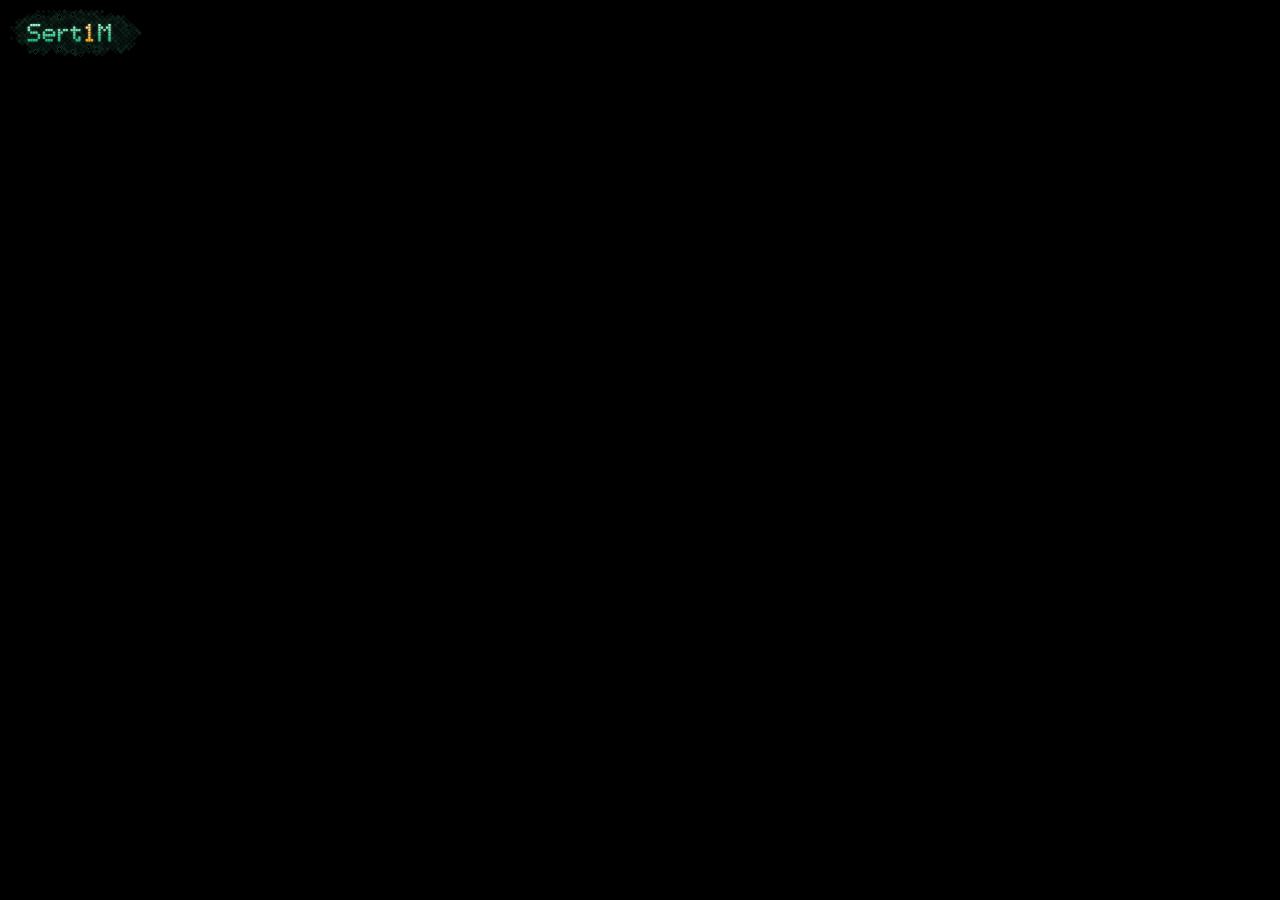
<file: p/firewerk/index.html>
<!DOCTYPE html>
<html lang="en">
<head>
    <meta charset="UTF-8">
    <meta name="viewport" content="width=device-width, initial-scale=1.0">
    <title>firewerk</title>
    <link rel="stylesheet" href="style.css">
</head>
<body>
    

    <canvas id="canvas"></canvas>
    <script src="firewerk.js"></script>
</body>

<a href="https://sert1m-322.github.io/HUB/" class="hub-logo">
    <img src="https://sert1m-322.github.io/HUB/logo.svg" alt="Sert1M_ hub">
</a>

</html>
</file>
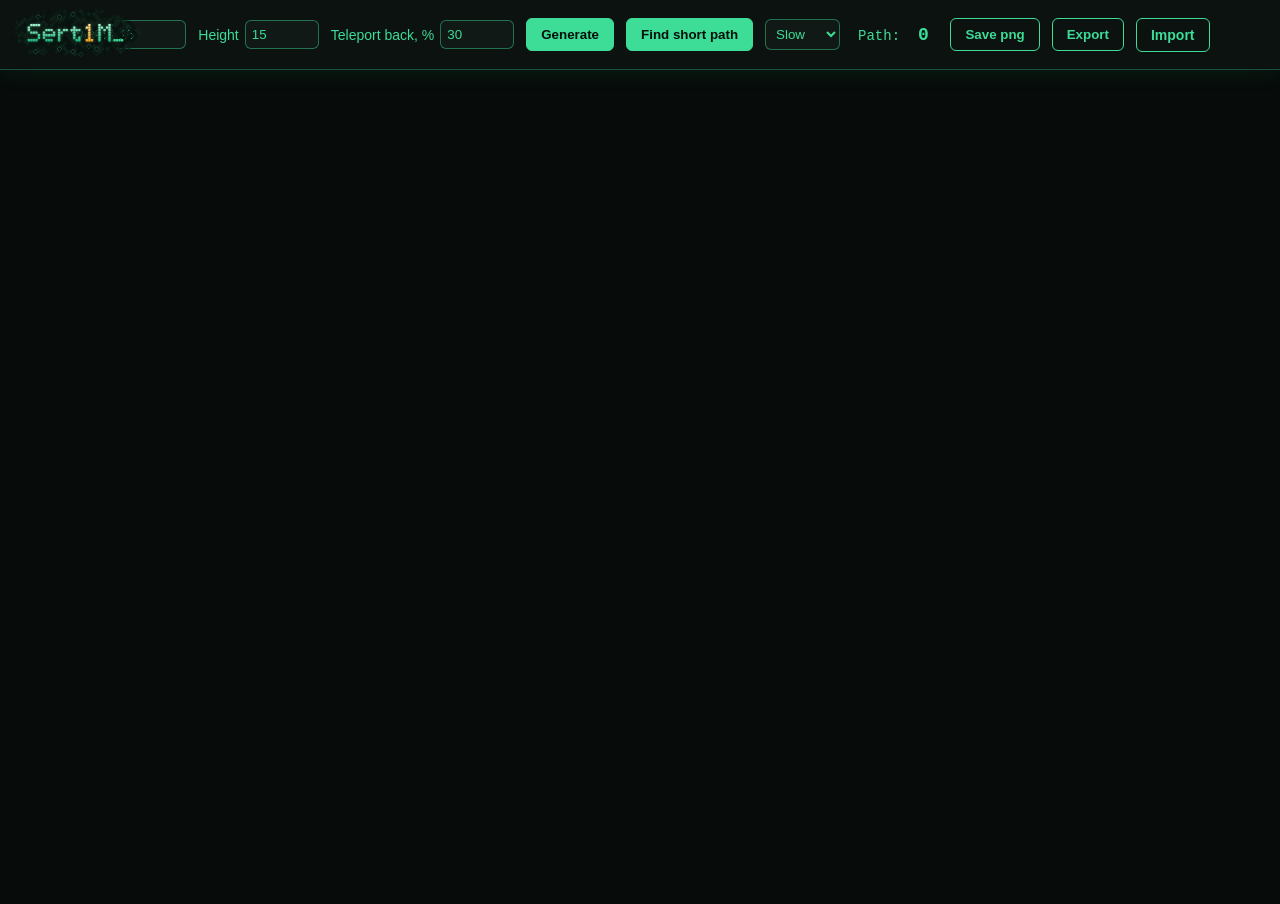
<file: p/maze/index.html>
<!DOCTYPE html>
<html lang="en">
<head>
    <meta charset="UTF-8">
    <meta name="viewport" content="width=device-width, initial-scale=1.0">
    <title>Labirint</title>
    <link rel="stylesheet" href="style.css">
</head>
<body>

<!-- CLAUDE: панель с классами для стилей, id остались прежними -->
<div class="panel">
    <label>Width <input id="inputW" type="number" min="2" max="60" value="15"></label>
    <label>Height <input id="inputH" type="number" min="2" max="60" value="15"></label>
    <label>Teleport back, % <input id="inputT" type="number" min="0" max="100" value="30"></label>

    <button id="btnGenerate" class="primary">Generate</button>
    <button id="btnFind" class="primary">Find short path</button>

    <select name="Speed" id="speedSelect">
        <option value="250">Slow</option>
        <option value="20">Fast</option>
        <option value="-1">Instant</option>
    </select>

    <span class="score">Path: <span id="score">0</span></span>

    <button id="save" class="secondary">Save png</button>
    <button id="export" class="secondary">Export</button>
    <label class="file-btn secondary">Import
        <input type="file" id="import" accept=".json" hidden>
    </label>
</div>

    <canvas id="canvas"></canvas>
    <script src="script.js"></script>
</body>

<a href="https://sert1m-322.github.io/HUB/" class="hub-logo">
    <img src="https://sert1m-322.github.io/HUB/logo.svg" alt="Sert1M_ hub">
</a>

</html>
</file>
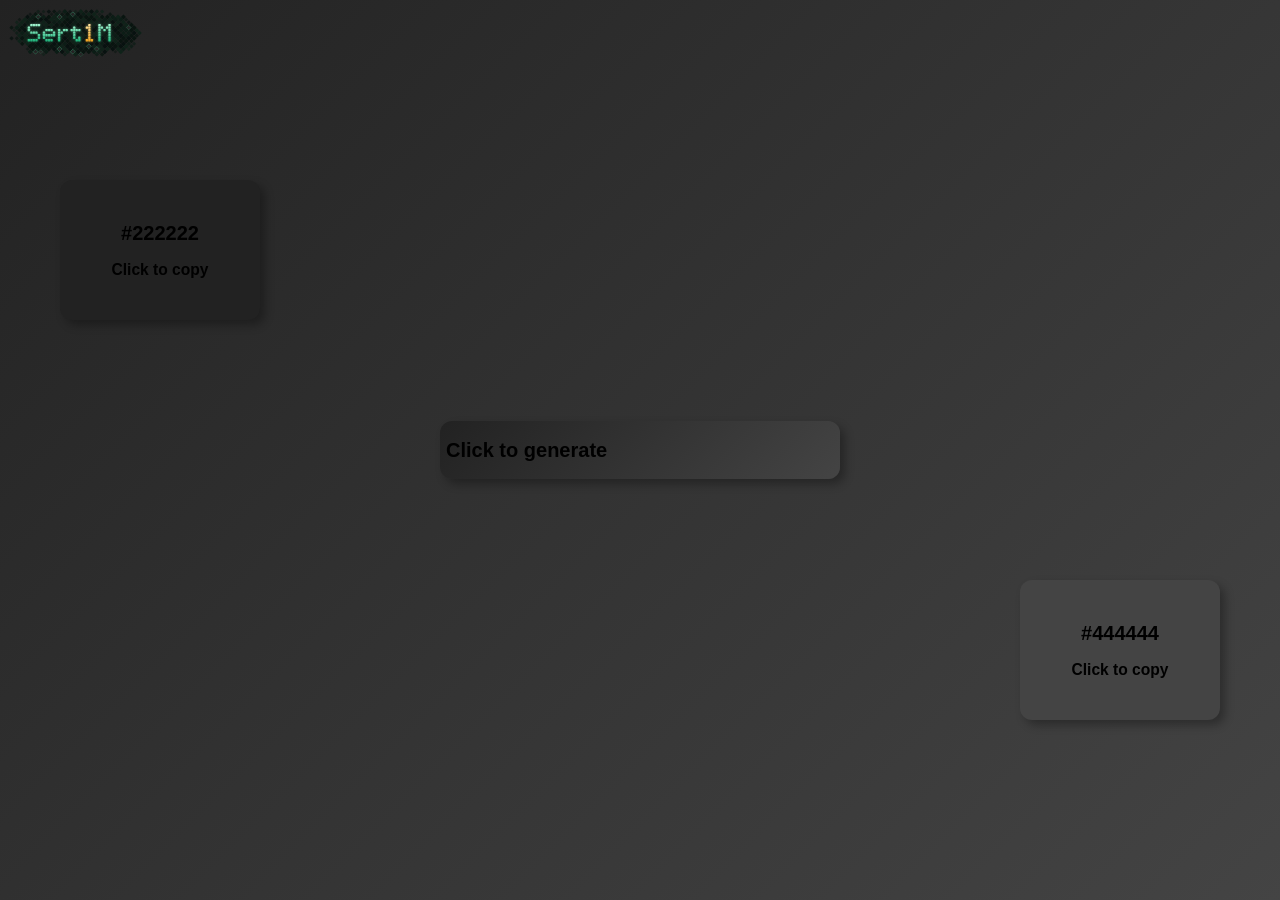
<file: p/random-gradient/index.html>
<!DOCTYPE html>
<html lang="en">
<head>
    <meta charset="UTF-8">
    <meta name="viewport" content="width=device-width, initial-scale=1.0">
    <title>Random gradient</title>
    <link rel="stylesheet" href="gradient.css">
    <link rel="icon" href="data:,">
</head>
<body>

    <div id="left">
        <button class="L btn">
            <h2 id="lt">
                #222222
            </h2>
            <h3 id="copy1">
                Click to copy
            </h3>
        </button>
    </div>

    <div id="center">
        <button id="btn_generator" class="btn">
            <h2>Click to generate</h2>
        </button>
    </div>

    <div id="right">
        <button class="R btn">
            <h2 id="rt">
                #444444
            </h2>
            <h3 id="copy2">
                Click to copy
            </h3>
        </button>
    </div>

    <script src="gradient.js"></script>
</body>

<a href="https://sert1m-322.github.io/HUB/" class="hub-logo">
    <img src="https://sert1m-322.github.io/HUB/logo.svg" alt="Sert1M_ hub">
</a>

</html>
</file>
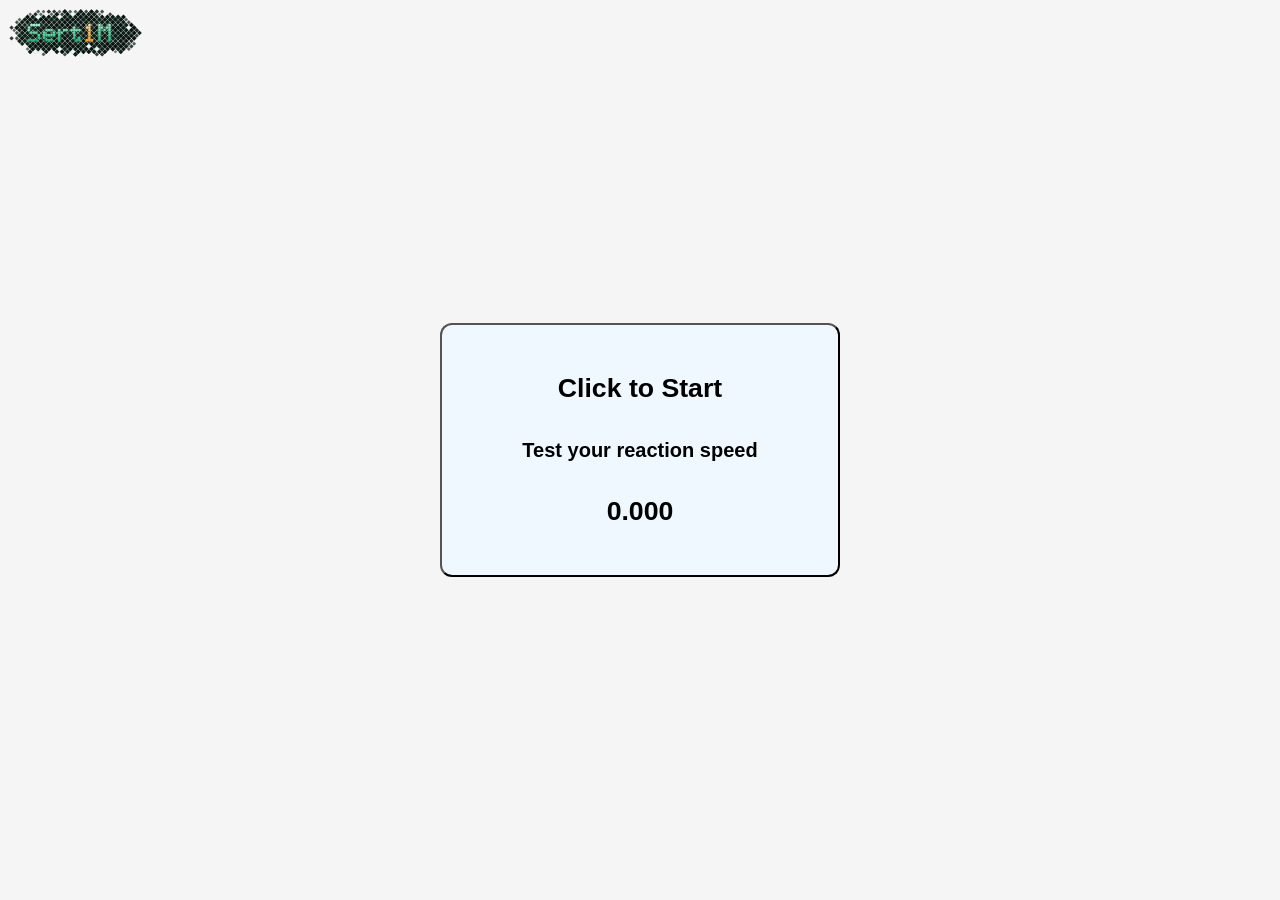
<file: p/reaction/index.html>
<!DOCTYPE html>
<html lang="en">
<head>
    <meta charset="UTF-8">
    <meta name="viewport" content="width=device-width, initial-scale=1.0">
    <title>Reaction Test</title>
    <link rel="stylesheet" href="rt.css">
    <link rel="icon" href="data:,">
</head>
<body>

        <button id="btn">
            <h1 id="text1">Click to Start</h1>
            <h2 id="text2">Test your reaction speed</h2>
            <h1 id="time">0.000</h1>
        </button>

    <script src="rt.js"></script>
</body>

<a href="https://sert1m-322.github.io/HUB/" class="hub-logo">
    <img src="https://sert1m-322.github.io/HUB/logo.svg" alt="Sert1M_ hub">
</a>

</html>
</file>
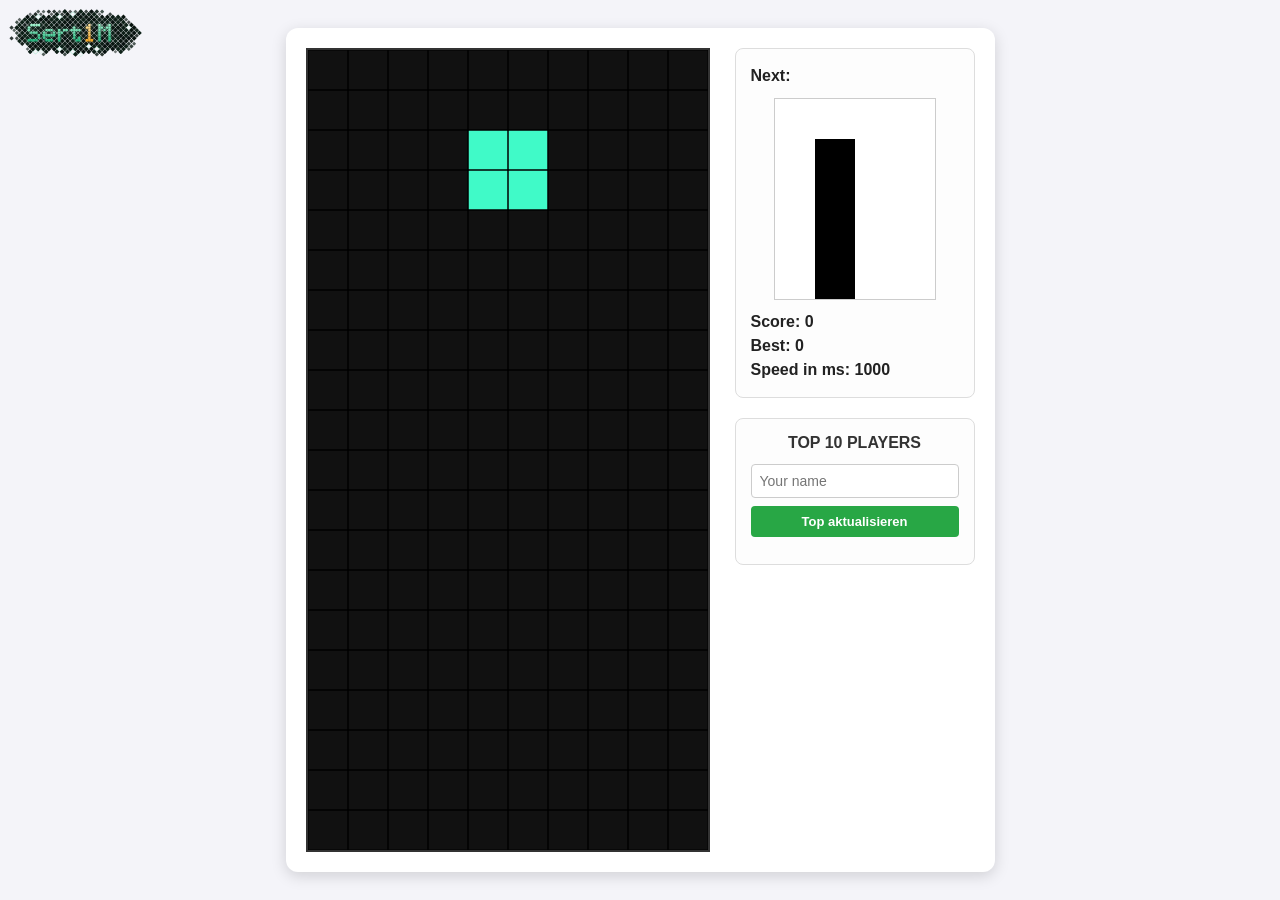
<file: p/tetris/index.html>
<!DOCTYPE html>
<html lang="en">
<head>
    <meta charset="UTF-8">
    <meta name="viewport" content="width=device-width, initial-scale=1.0">
    <title>Tetris</title>
    <link rel="stylesheet" href="tetris.css">
</head>
<body>

    <div class="wrapper">
        <!-- Игровое поле -->
        <canvas id="game" width="400" height="800"></canvas>
    
        <!-- Правая панель с информацией и топом -->
        <div class="info-panel">
            
            <!-- Следующая фигура и счет -->
            <div class="next-block">
                <p class="text">Next:</p>
                <canvas id="next" width="160" height="200"></canvas>
                <p class="text points">Score: 0</p>
                <p class="text best">Best: 0</p>
                <p class="text speed">Speed in ms: 1000</p>
            </div>

            <!-- Блок лидеров -->
            <div class="leaderboard-block">
                <h3>Top 10 Players</h3>
                
                <div class="input-group">
                    <input type="text" id="usernameInput" placeholder="Your name" maxlength="15">
                    <button id="loadLeaderboardBtn">Top aktualisieren</button>
                </div>

                <ol id="leaderboardList"></ol>
            </div>

        </div>
    </div>

    <script src="tetris.js"></script>
</body>

<a href="https://sert1m-322.github.io/HUB/" class="hub-logo">
    <img src="https://sert1m-322.github.io/HUB/logo.svg" alt="Sert1M_ hub">
</a>

</html>
</file>
<file: p/firewerk/style.css>
body {
    margin: 0;
    background: black;
    overflow: hidden; 
}

canvas { 
    display: block; 
}


.hub-logo{
    position: fixed;
    top: 8px;
    left: 8px;
    z-index: 10;
}
.hub-logo img{
    height: 50px;
    display: block;
}
</file>
<file: p/maze/style.css>
/* CLAUDE: цвета вынесены в переменные. Меняешь --accent-rgb, и всё перекрасится */
:root{
    --accent-rgb: 61, 220, 151;       /* мятный изумруд */
    --accent: rgb(var(--accent-rgb));
    --accent-hover: #6ff0b8;
    --bg: #070b09;                    /* почти чёрный с зелёным оттенком */
    --panel: #0c1210;
    --field: #101916;
}

body{
    margin: 0;
    background-color: var(--bg);
    overflow: hidden;
}

.panel{
    position: fixed;
    top: 0;
    left: 0;
    right: 0;
    height: 70px;                     /* должна совпадать с PANEL в script.js */
    box-sizing: border-box;
    padding: 0 12px;
    display: flex;
    justify-content: center;
    align-items: center;
    gap: 12px;
    flex-wrap: wrap;
    background: var(--panel);
    border-bottom: 1px solid rgba(var(--accent-rgb), 0.3);
    box-shadow: 0 4px 20px rgba(var(--accent-rgb), 0.08);
    color: var(--accent);
    font-family: Arial, sans-serif;
    font-size: 14px;
}

.panel label{
    display: flex;
    align-items: center;
    gap: 6px;
}

.panel input[type="number"],
.panel select{
    width: 60px;
    padding: 6px;
    background: var(--field);
    color: var(--accent);
    border: 1px solid rgba(var(--accent-rgb), 0.45);
    border-radius: 6px;
}

.panel select{
    width: auto;
    cursor: pointer;
}

.panel input[type="number"]:focus,
.panel select:focus{
    outline: none;
    box-shadow: 0 0 0 2px rgba(var(--accent-rgb), 0.3);
}

.panel button,
.panel .file-btn{
    padding: 8px 14px;
    border: 1px solid var(--accent);
    border-radius: 6px;
    font-weight: bold;
    cursor: pointer;
    transition: background 0.15s, transform 0.05s;
}

.panel .primary{
    background: var(--accent);
    color: #04100a;
}

.panel .primary:hover{
    background: var(--accent-hover);
}

.panel .secondary{
    background: transparent;
    color: var(--accent);
}

.panel .secondary:hover{
    background: rgba(var(--accent-rgb), 0.12);
}

.panel button:active,
.panel .file-btn:active{
    transform: translateY(1px);
}

.score{
    font-family: Consolas, monospace;
    margin-left: 6px;
}

#score{
    display: inline-block;
    min-width: 30px;
    text-align: center;
    font-size: 18px;
    font-weight: bold;
}


.hub-logo{
    position: fixed;
    top: 8px;
    left: 8px;
    z-index: 10;
}
.hub-logo img{
    height: 50px;
    display: block;
}
</file>
<file: p/random-gradient/gradient.css>
body{
    display: flex;
    height: 100vh;
    margin: 0;


    background: linear-gradient(135deg, var(--c1), var(--c2));
    transition: --c1 2s, --c2 2s;
}

#btn_generator{
    display: flex;
    flex-direction: column;
    
    max-width:  400px;
    background: linear-gradient(135deg, var(--c1), var(--c2));
}
#left{
    display: flex;
    flex: 1;

    justify-content: center;
}
.L{
    align-self: flex-start;
    margin-top: 20vh;
    background-color: var(--c1);
    padding: 25px;

    max-width:  200px;
}


#right{
    display: flex;
    flex: 1;

    justify-content: center;
}
.R{
    align-self: flex-end;
    margin-bottom: 20vh;
    background-color: var(--c2);
    padding: 25px;

    max-width:  200px; ;
}


#center{
    display: flex;
    flex: 2;
    align-items: center;
    justify-content: center;
}


@property --c1 {
    syntax: "<color>";
    inherits: true;
    initial-value: #222222;
}
@property --c2 {
    syntax: "<color>";
    inherits: true;
    initial-value: #444444;
}

.btn{
    transition: filter 0.5s;

    width: 100%;
    border-radius: 12px;
    border: none;
    box-shadow: 5px 5px 10px rgba(0, 0, 0, 0.3);
    font-family: "Segoe UI", Roboto, Arial, sans-serif;
    cursor: pointer;
}

@media (hover: hover) {
    .btn:hover {
        filter: invert(100%);
    }
}


.hub-logo{
    position: fixed;
    top: 8px;
    left: 8px;
    z-index: 10;
}
.hub-logo img{
    height: 50px;
    display: block;
}
</file>
<file: p/reaction/rt.css>
body{
    display: flex;
    justify-content: center;
    align-items: center;
    min-height: 100vh; 
    margin: 0;
    background-color: whitesmoke ;
}



#btn{
    display: flex;
    flex-direction: column;
    align-items: center;

    background-color: aliceblue;
    padding: 30px;
    border-radius: 12px;
    max-width: 400px;
    width: 100%;
}


.hub-logo{
    position: fixed;
    top: 8px;
    left: 8px;
    z-index: 10;
}
.hub-logo img{
    height: 50px;
    display: block;
}
</file>
<file: p/tetris/tetris.css>
* {
    box-sizing: border-box;
    margin: 0;
    padding: 0;
    font-family: Arial, sans-serif;
}

body {
    background-color: #f4f4f9;
    display: flex;
    justify-content: center;
    align-items: center;
    min-height: 100vh;
}

/* Главный контейнер (Игра слева, Панель справа) */
.wrapper {
    display: flex;
    gap: 25px;
    align-items: flex-start;
    background: #ffffff;
    padding: 20px;
    border-radius: 12px;
    box-shadow: 0 4px 15px rgba(0, 0, 0, 0.15);
}

#game {
    border: 2px solid #333;
    background-color: #111;
}

/* Правая колонка */
.info-panel {
    display: flex;
    flex-direction: column;
    gap: 20px;
    width: 240px;
}

/* Блок счетчика и фигуры */
.next-block {
    display: flex;
    flex-direction: column;
    align-items: center;
    background: #fdfdfd;
    padding: 15px;
    border: 1px solid #ddd;
    border-radius: 8px;
}

#next {
    border: 1px solid #ccc;
    background-color: #fff;
    margin: 10px 0;
}

.text {
    color: #222;
    font-size: 16px;
    font-weight: bold;
    width: 100%;
    margin: 3px 0;
}

/* Блок таблицы лидеров */
.leaderboard-block {
    background: #fdfdfd;
    padding: 15px;
    border: 1px solid #ddd;
    border-radius: 8px;
}

.leaderboard-block h3 {
    font-size: 16px;
    text-transform: uppercase;
    margin-bottom: 12px;
    color: #333;
    text-align: center;
}

.input-group {
    display: flex;
    flex-direction: column;
    gap: 8px;
    margin-bottom: 12px;
}

#usernameInput {
    padding: 8px;
    font-size: 14px;
    border: 1px solid #ccc;
    border-radius: 4px;
    outline: none;
}

#loadLeaderboardBtn {
    padding: 8px;
    font-size: 13px;
    font-weight: bold;
    background-color: #28a745;
    color: white;
    border: none;
    border-radius: 4px;
    cursor: pointer;
    transition: background 0.2s;
}

#loadLeaderboardBtn:hover {
    background-color: #218838;
}

#leaderboardList {
    padding-left: 20px;
    font-size: 14px;
    color: #333;
    line-height: 1.6;
}

.hub-logo{
    position: fixed;
    top: 8px;
    left: 8px;
    z-index: 10;
}
.hub-logo img{
    height: 50px;
    display: block;
}
</file>
